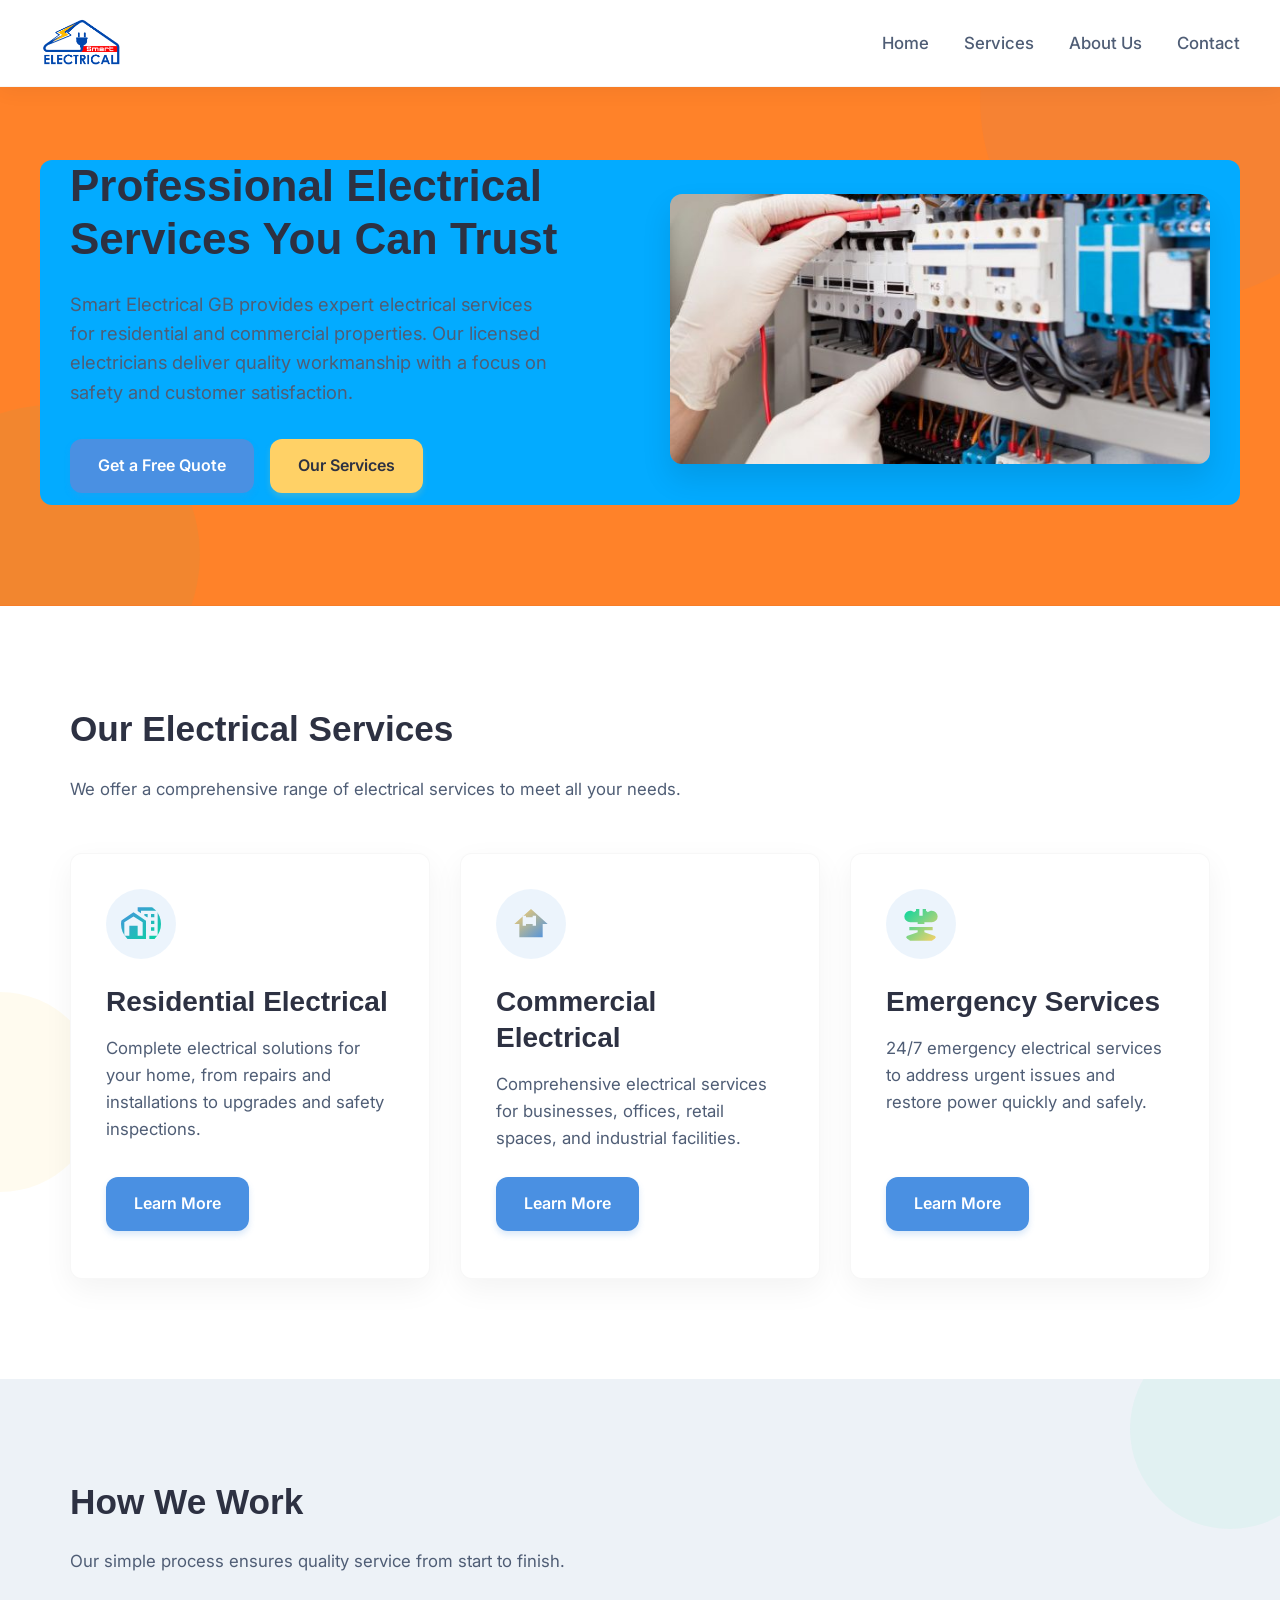
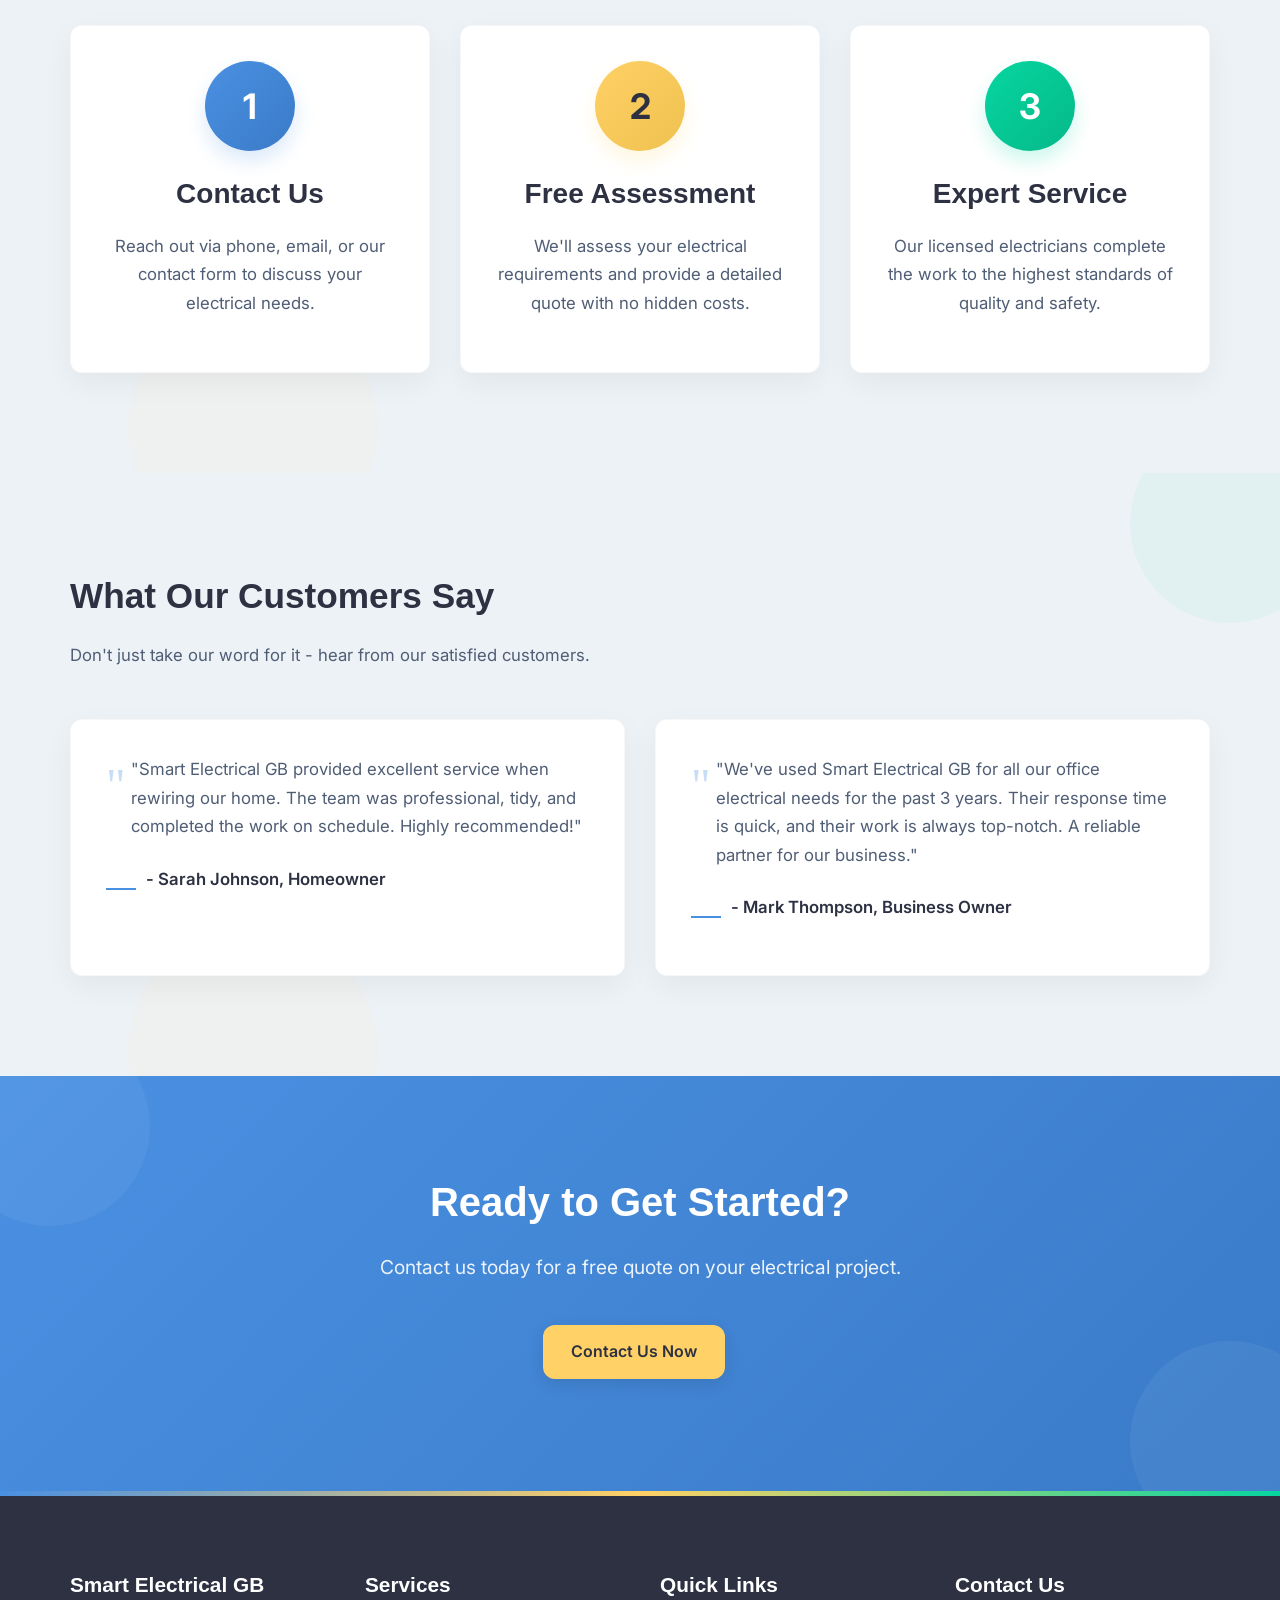
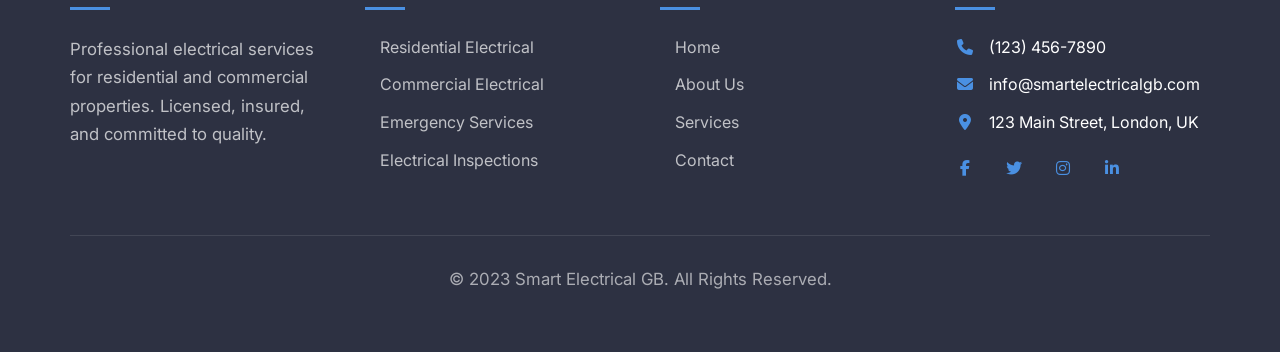
<file: index.html>
<!DOCTYPE html>
<html lang="en">
<head>
    <meta charset="UTF-8">
    <meta name="viewport" content="width=device-width, initial-scale=1.0">
    <title>Smart Electrical GB - Professional Electrical Services</title>
    <meta name="description" content="Smart Electrical GB provides professional electrical services for residential and commercial properties. Licensed electricians, emergency service available.">

    <!-- Favicon -->
    <link rel="icon" type="image/svg+xml" href="assets/images/smart electrical logo.png">

    <!-- Google Fonts -->
    <link rel="preconnect" href="https://fonts.googleapis.com">
    <link rel="preconnect" href="https://fonts.gstatic.com" crossorigin>
    <link href="https://fonts.googleapis.com/css2?family=Inter:wght@400;500;600;700&display=swap" rel="stylesheet">

    <!-- Font Awesome -->
    <link rel="stylesheet" href="https://cdnjs.cloudflare.com/ajax/libs/font-awesome/6.4.0/css/all.min.css">

    <!-- Custom CSS -->
    <link rel="stylesheet" href="assets/css/main.css">
</head>
<body>
    <!-- Header -->
    <header>
        <div class="container header-container">
            <div class="logo">
                <a href="index.html">
                    <img src="assets/images/smart electrical logo.png" alt="Smart Electrical GB Logo">
                </a>
            </div>
            <nav>
                <ul>
                    <li><a href="index.html">Home</a></li>
                    <li><a href="pages/services.html">Services</a></li>
                    <li><a href="pages/about.html">About Us</a></li>
                    <li><a href="pages/contact.html">Contact</a></li>
                </ul>
                <div class="mobile-menu-btn">
                    <i class="fas fa-bars"></i>
                </div>
            </nav>
        </div>
    </header>

    <!-- Hero Section -->
    <section class="hero" style="background-color: #ff8229;">
        <div class="container hero-content" style="background-color: #03abff; border-radius: var(--border-radius);">
            <div class="hero-text">
                <h1>Professional Electrical Services You Can Trust</h1>
                <p>Smart Electrical GB provides expert electrical services for residential and commercial properties. Our licensed electricians deliver quality workmanship with a focus on safety and customer satisfaction.</p>
                <a href="pages/contact.html" class="btn">Get a Free Quote</a>
                <a href="pages/services.html" class="btn btn-secondary">Our Services</a>
            </div>
            <div class="hero-image">
                <img src="assets/images/Electrican working .jpg" alt="Electrician working">
            </div>
        </div>
    </section>

    <!-- Services Section -->
    <section class="services">
        <div class="container">
            <h2>Our Electrical Services</h2>
            <p>We offer a comprehensive range of electrical services to meet all your needs.</p>

            <div class="services-grid">
                <div class="service-card">
                    <img src="assets/images/icon-residential.svg" alt="Residential" class="service-icon">
                    <h3>Residential Electrical</h3>
                    <p>Complete electrical solutions for your home, from repairs and installations to upgrades and safety inspections.</p>
                    <a href="pages/services.html#residential" class="btn">Learn More</a>
                    
                </div>

                <div class="service-card">
                    <img src="assets/images/icon-commercial.svg" alt="Commercial" class="service-icon">
                    <h3>Commercial Electrical</h3>
                    <p>Comprehensive electrical services for businesses, offices, retail spaces, and industrial facilities.</p>
                    <a href="pages/services.html#commercial" class="btn">Learn More</a>
                </div>

                <div class="service-card">
                    <img src="assets/images/icon-emergency.svg" alt="Emergency" class="service-icon">
                    <h3>Emergency Services</h3>
                    <p>24/7 emergency electrical services to address urgent issues and restore power quickly and safely.</p>
                    <a href="pages/services.html#emergency" class="btn">Learn More</a>
                </div>
            </div>
        </div>
    </section>

    <!-- How It Works Section -->
    <section class="how-it-works" style="padding: 100px 0; background-color: var(--light-gray); position: relative; overflow: hidden;">
        <div style="position: absolute; top: -50px; right: -50px; width: 200px; height: 200px; border-radius: 50%; background-color: rgba(6, 214, 160, 0.05); z-index: 0;"></div>
        <div style="position: absolute; bottom: -80px; left: 10%; width: 250px; height: 250px; border-radius: 50%; background-color: rgba(255, 209, 102, 0.05); z-index: 0;"></div>

        <div class="container" style="position: relative; z-index: 1;">
            <h2>How We Work</h2>
            <p>Our simple process ensures quality service from start to finish.</p>

            <div style="display: flex; justify-content: space-between; margin-top: 50px; flex-wrap: wrap; gap: 30px;">
                <div style="flex: 1; min-width: 250px; text-align: center; padding: 35px; background-color: white; border-radius: var(--border-radius); box-shadow: 0 10px 30px rgba(0, 0, 0, 0.05); border: 1px solid rgba(0, 0, 0, 0.03); transition: all 0.3s ease;">
                    <div style="width: 90px; height: 90px; background: linear-gradient(135deg, #4a90e2, #3a7bc8); color: white; border-radius: 50%; display: flex; justify-content: center; align-items: center; margin: 0 auto 25px; font-size: 2.2rem; font-weight: bold; box-shadow: 0 10px 20px rgba(74, 144, 226, 0.2);">1</div>
                    <h3>Contact Us</h3>
                    <p style="color: var(--text-color); font-size: 1.05rem; line-height: 1.7;">Reach out via phone, email, or our contact form to discuss your electrical needs.</p>
                </div>

                <div style="flex: 1; min-width: 250px; text-align: center; padding: 35px; background-color: white; border-radius: var(--border-radius); box-shadow: 0 10px 30px rgba(0, 0, 0, 0.05); border: 1px solid rgba(0, 0, 0, 0.03); transition: all 0.3s ease;">
                    <div style="width: 90px; height: 90px; background: linear-gradient(135deg, #ffd166, #efc14f); color: var(--dark-color); border-radius: 50%; display: flex; justify-content: center; align-items: center; margin: 0 auto 25px; font-size: 2.2rem; font-weight: bold; box-shadow: 0 10px 20px rgba(255, 209, 102, 0.2);">2</div>
                    <h3>Free Assessment</h3>
                    <p style="color: var(--text-color); font-size: 1.05rem; line-height: 1.7;">We'll assess your electrical requirements and provide a detailed quote with no hidden costs.</p>
                </div>

                <div style="flex: 1; min-width: 250px; text-align: center; padding: 35px; background-color: white; border-radius: var(--border-radius); box-shadow: 0 10px 30px rgba(0, 0, 0, 0.05); border: 1px solid rgba(0, 0, 0, 0.03); transition: all 0.3s ease;">
                    <div style="width: 90px; height: 90px; background: linear-gradient(135deg, #06d6a0, #05b989); color: white; border-radius: 50%; display: flex; justify-content: center; align-items: center; margin: 0 auto 25px; font-size: 2.2rem; font-weight: bold; box-shadow: 0 10px 20px rgba(6, 214, 160, 0.2);">3</div>
                    <h3>Expert Service</h3>
                    <p style="color: var(--text-color); font-size: 1.05rem; line-height: 1.7;">Our licensed electricians complete the work to the highest standards of quality and safety.</p>
                </div>
            </div>
        </div>
    </section>

    <!-- Testimonials Section -->
    <section class="testimonials">
        <div class="container">
            <h2>What Our Customers Say</h2>
            <p>Don't just take our word for it - hear from our satisfied customers.</p>

            <div class="testimonial-grid">
                <div class="testimonial-card">
                    <div class="testimonial-text">
                        <p>"Smart Electrical GB provided excellent service when rewiring our home. The team was professional, tidy, and completed the work on schedule. Highly recommended!"</p>
                    </div>
                    <div class="testimonial-author">
                        <p>- Sarah Johnson, Homeowner</p>
                    </div>
                </div>

                <div class="testimonial-card">
                    <div class="testimonial-text">
                        <p>"We've used Smart Electrical GB for all our office electrical needs for the past 3 years. Their response time is quick, and their work is always top-notch. A reliable partner for our business."</p>
                    </div>
                    <div class="testimonial-author">
                        <p>- Mark Thompson, Business Owner</p>
                    </div>
                </div>
            </div>
        </div>
    </section>

    <!-- CTA Section -->
    <section class="cta">
        <div class="container">
            <h2>Ready to Get Started?</h2>
            <p>Contact us today for a free quote on your electrical project.</p>
            <a href="pages/contact.html" class="btn">Contact Us Now</a>
        </div>
    </section>

    <!-- Footer -->
    <footer>
        <div class="container">
            <div class="footer-grid">
                <div class="footer-column">
                    <h3>Smart Electrical GB</h3>
                    <p>Professional electrical services for residential and commercial properties. Licensed, insured, and committed to quality.</p>
                </div>

                <div class="footer-column">
                    <h3>Services</h3>
                    <ul>
                        <li><a href="pages/services.html#residential">Residential Electrical</a></li>
                        <li><a href="pages/services.html#commercial">Commercial Electrical</a></li>
                        <li><a href="pages/services.html#emergency">Emergency Services</a></li>
                        <li><a href="pages/services.html#inspections">Electrical Inspections</a></li>
                    </ul>
                </div>

                <div class="footer-column">
                    <h3>Quick Links</h3>
                    <ul>
                        <li><a href="index.html">Home</a></li>
                        <li><a href="pages/about.html">About Us</a></li>
                        <li><a href="pages/services.html">Services</a></li>
                        <li><a href="pages/contact.html">Contact</a></li>
                    </ul>
                </div>

                <div class="footer-column">
                    <h3>Contact Us</h3>
                    <ul>
                        <li><i class="fas fa-phone"></i> (123) 456-7890</li>
                        <li><i class="fas fa-envelope"></i> info@smartelectricalgb.com</li>
                        <li><i class="fas fa-map-marker-alt"></i> 123 Main Street, London, UK</li>
                    </ul>
                    <div style="margin-top: 20px;">
                        <a href="#" style="margin-right: 15px;"><i class="fab fa-facebook-f"></i></a>
                        <a href="#" style="margin-right: 15px;"><i class="fab fa-twitter"></i></a>
                        <a href="#" style="margin-right: 15px;"><i class="fab fa-instagram"></i></a>
                        <a href="#"><i class="fab fa-linkedin-in"></i></a>
                    </div>
                </div>
            </div>

            <div class="footer-bottom">
                <p>&copy; 2023 Smart Electrical GB. All Rights Reserved.</p>
            </div>
        </div>
    </footer>

    <!-- Custom JavaScript -->
    <script src="assets/js/main.js"></script>
</body>
</html>
</file>
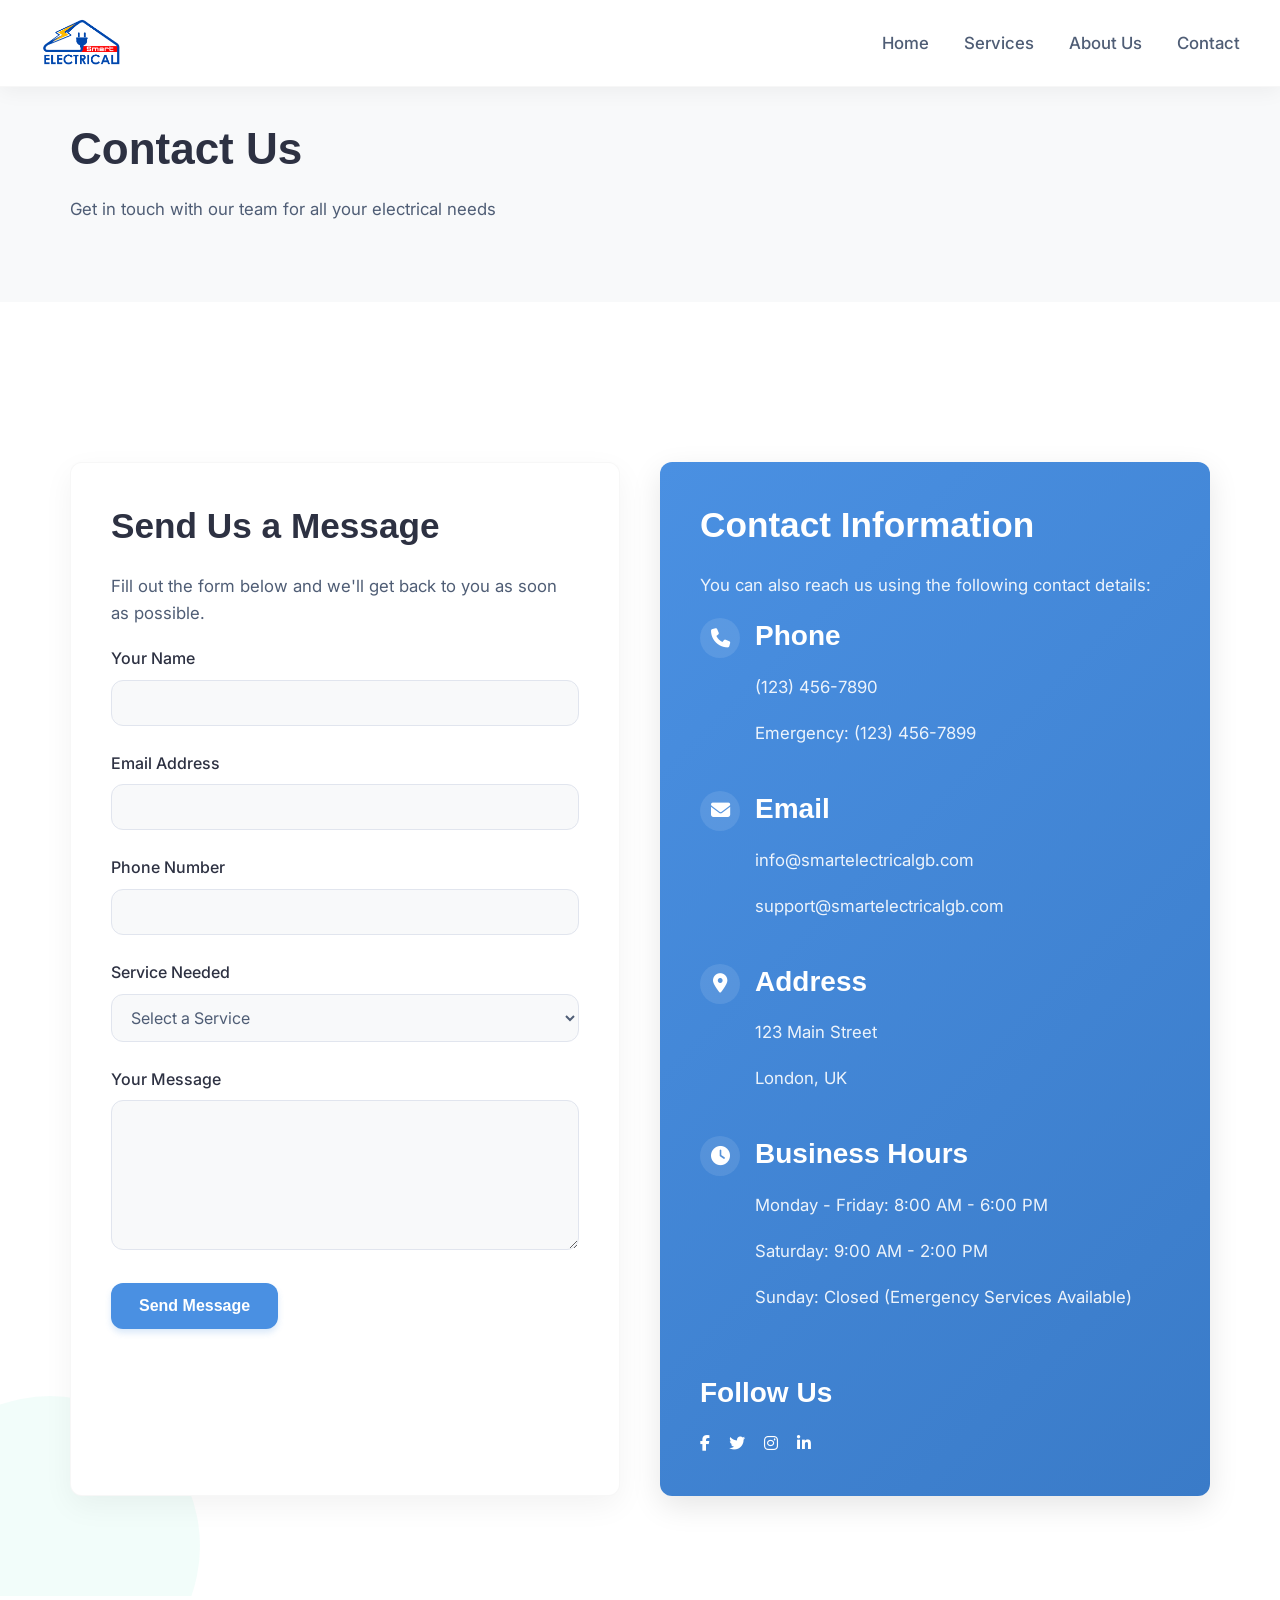
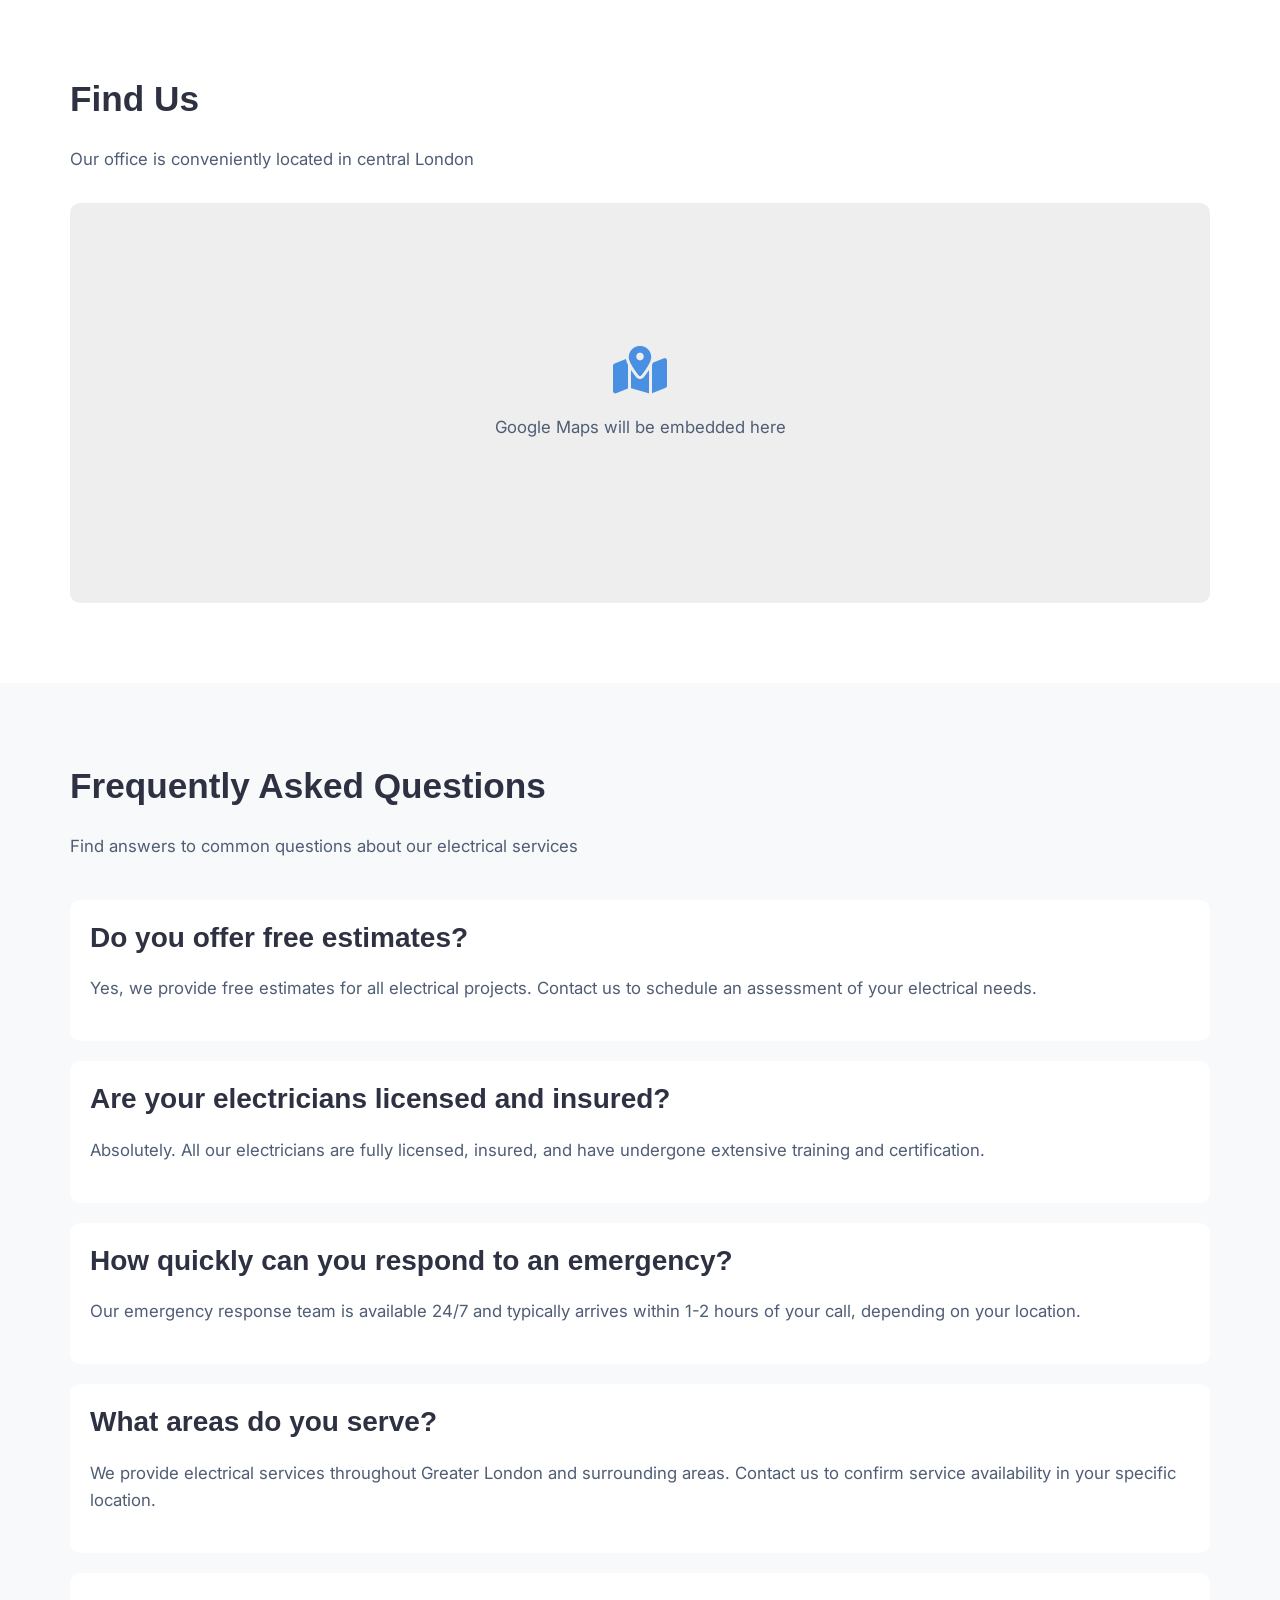
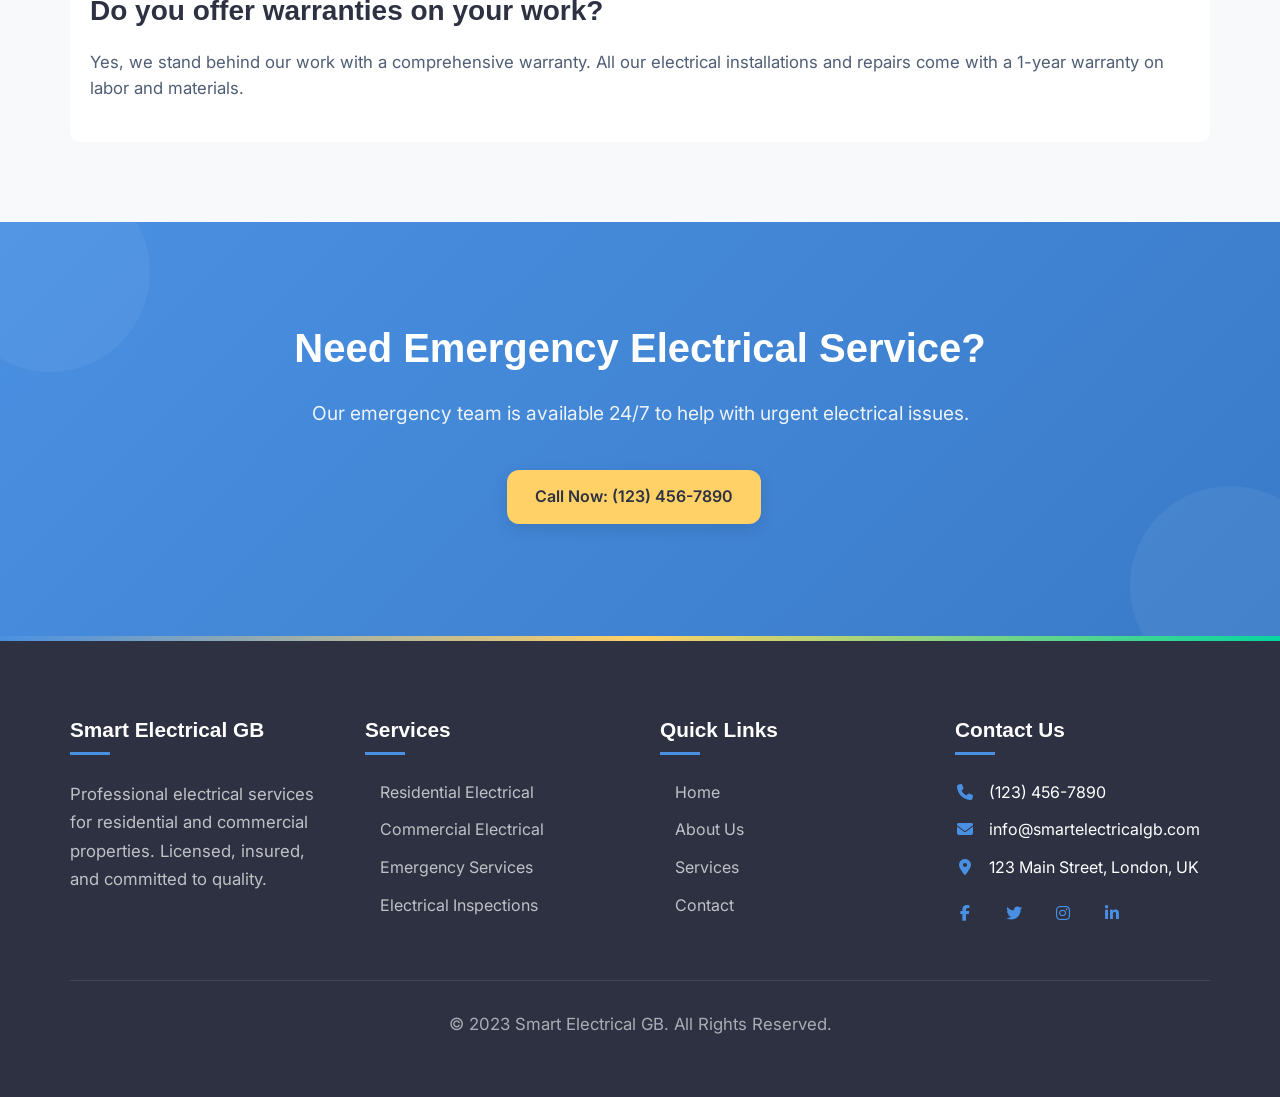
<file: pages/contact.html>
<!DOCTYPE html>
<html lang="en">
<head>
    <meta charset="UTF-8">
    <meta name="viewport" content="width=device-width, initial-scale=1.0">
    <title>Contact Us - Smart Electrical GB</title>
    <meta name="description" content="Get in touch with Smart Electrical GB for all your electrical needs. Request a quote, schedule a service, or ask questions about our electrical services.">

    <!-- Favicon -->
    <link rel="icon" type="image/svg+xml" href="../assets/images/smart electrical logo.png">

    <!-- Google Fonts -->
    <link rel="preconnect" href="https://fonts.googleapis.com">
    <link rel="preconnect" href="https://fonts.gstatic.com" crossorigin>
    <link href="https://fonts.googleapis.com/css2?family=Inter:wght@400;500;600;700&display=swap" rel="stylesheet">

    <!-- Font Awesome -->
    <link rel="stylesheet" href="https://cdnjs.cloudflare.com/ajax/libs/font-awesome/6.4.0/css/all.min.css">

    <!-- Custom CSS -->
    <link rel="stylesheet" href="../assets/css/main.css">
</head>
<body>
    <!-- Header -->
    <header>
        <div class="container header-container">
            <div class="logo">
                <a href="../index.html">
                    <img src="../assets/images/smart electrical logo.png" alt="Smart Electrical GB Logo">
                </a>
            </div>
            <nav>
                <ul>
                    <li><a href="../index.html">Home</a></li>
                    <li><a href="services.html">Services</a></li>
                    <li><a href="about.html">About Us</a></li>
                    <li><a href="contact.html">Contact</a></li>
                </ul>
                <div class="mobile-menu-btn">
                    <i class="fas fa-bars"></i>
                </div>
            </nav>
        </div>
    </header>

    <!-- Page Header -->
    <section style="padding: 120px 0 60px; background-color: var(--gray-color);">
        <div class="container">
            <h1>Contact Us</h1>
            <p>Get in touch with our team for all your electrical needs</p>
        </div>
    </section>

    <!-- Contact Section -->
    <section class="contact-section">
        <div class="container contact-grid">
            <div class="contact-form">
                <h2>Send Us a Message</h2>
                <p>Fill out the form below and we'll get back to you as soon as possible.</p>

                <form action="#" method="post" id="contact-form">
                    <div class="form-group">
                        <label for="name">Your Name</label>
                        <input type="text" id="name" name="name" required>
                    </div>

                    <div class="form-group">
                        <label for="email">Email Address</label>
                        <input type="email" id="email" name="email" required>
                    </div>

                    <div class="form-group">
                        <label for="phone">Phone Number</label>
                        <input type="tel" id="phone" name="phone">
                    </div>

                    <div class="form-group">
                        <label for="service">Service Needed</label>
                        <select id="service" name="service">
                            <option value="">Select a Service</option>
                            <option value="residential">Residential Electrical</option>
                            <option value="commercial">Commercial Electrical</option>
                            <option value="emergency">Emergency Service</option>
                            <option value="inspection">Electrical Inspection</option>
                            <option value="other">Other</option>
                        </select>
                    </div>

                    <div class="form-group">
                        <label for="message">Your Message</label>
                        <textarea id="message" name="message" required></textarea>
                    </div>

                    <button type="submit" class="btn">Send Message</button>
                </form>
            </div>

            <div class="contact-info">
                <h2>Contact Information</h2>
                <p>You can also reach us using the following contact details:</p>

                <div class="contact-info-item">
                    <i class="fas fa-phone"></i>
                    <div>
                        <h3>Phone</h3>
                        <p>(123) 456-7890</p>
                        <p>Emergency: (123) 456-7899</p>
                    </div>
                </div>

                <div class="contact-info-item">
                    <i class="fas fa-envelope"></i>
                    <div>
                        <h3>Email</h3>
                        <p>info@smartelectricalgb.com</p>
                        <p>support@smartelectricalgb.com</p>
                    </div>
                </div>

                <div class="contact-info-item">
                    <i class="fas fa-map-marker-alt"></i>
                    <div>
                        <h3>Address</h3>
                        <p>123 Main Street</p>
                        <p>London, UK</p>
                    </div>
                </div>

                <div class="contact-info-item">
                    <i class="fas fa-clock"></i>
                    <div>
                        <h3>Business Hours</h3>
                        <p>Monday - Friday: 8:00 AM - 6:00 PM</p>
                        <p>Saturday: 9:00 AM - 2:00 PM</p>
                        <p>Sunday: Closed (Emergency Services Available)</p>
                    </div>
                </div>

                <div style="margin-top: 20px;">
                    <h3>Follow Us</h3>
                    <div style="margin-top: 10px;">
                        <a href="#" style="color: white; margin-right: 15px;"><i class="fab fa-facebook-f"></i></a>
                        <a href="#" style="color: white; margin-right: 15px;"><i class="fab fa-twitter"></i></a>
                        <a href="#" style="color: white; margin-right: 15px;"><i class="fab fa-instagram"></i></a>
                        <a href="#" style="color: white;"><i class="fab fa-linkedin-in"></i></a>
                    </div>
                </div>
            </div>
        </div>
    </section>

    <!-- Map Section -->
    <section style="padding: 80px 0;">
        <div class="container">
            <h2>Find Us</h2>
            <p>Our office is conveniently located in central London</p>

            <div style="margin-top: 30px; height: 400px; background-color: #eee; display: flex; justify-content: center; align-items: center; border-radius: 10px;">
                <!-- Replace with actual Google Maps embed code -->
                <div style="text-align: center;">
                    <i class="fas fa-map-marked-alt" style="font-size: 3rem; color: var(--primary-color); margin-bottom: 20px;"></i>
                    <p>Google Maps will be embedded here</p>
                </div>
            </div>
        </div>
    </section>

    <!-- FAQ Section -->
    <section style="padding: 80px 0; background-color: var(--gray-color);">
        <div class="container">
            <h2>Frequently Asked Questions</h2>
            <p>Find answers to common questions about our electrical services</p>

            <div style="margin-top: 40px;">
                <div style="margin-bottom: 20px; background-color: white; padding: 20px; border-radius: 10px;">
                    <h3>Do you offer free estimates?</h3>
                    <p>Yes, we provide free estimates for all electrical projects. Contact us to schedule an assessment of your electrical needs.</p>
                </div>

                <div style="margin-bottom: 20px; background-color: white; padding: 20px; border-radius: 10px;">
                    <h3>Are your electricians licensed and insured?</h3>
                    <p>Absolutely. All our electricians are fully licensed, insured, and have undergone extensive training and certification.</p>
                </div>

                <div style="margin-bottom: 20px; background-color: white; padding: 20px; border-radius: 10px;">
                    <h3>How quickly can you respond to an emergency?</h3>
                    <p>Our emergency response team is available 24/7 and typically arrives within 1-2 hours of your call, depending on your location.</p>
                </div>

                <div style="margin-bottom: 20px; background-color: white; padding: 20px; border-radius: 10px;">
                    <h3>What areas do you serve?</h3>
                    <p>We provide electrical services throughout Greater London and surrounding areas. Contact us to confirm service availability in your specific location.</p>
                </div>

                <div style="background-color: white; padding: 20px; border-radius: 10px;">
                    <h3>Do you offer warranties on your work?</h3>
                    <p>Yes, we stand behind our work with a comprehensive warranty. All our electrical installations and repairs come with a 1-year warranty on labor and materials.</p>
                </div>
            </div>
        </div>
    </section>

    <!-- CTA Section -->
    <section class="cta">
        <div class="container">
            <h2>Need Emergency Electrical Service?</h2>
            <p>Our emergency team is available 24/7 to help with urgent electrical issues.</p>
            <a href="tel:1234567890" class="btn">Call Now: (123) 456-7890</a>
        </div>
    </section>

    <!-- Footer -->
    <footer>
        <div class="container">
            <div class="footer-grid">
                <div class="footer-column">
                    <h3>Smart Electrical GB</h3>
                    <p>Professional electrical services for residential and commercial properties. Licensed, insured, and committed to quality.</p>
                </div>

                <div class="footer-column">
                    <h3>Services</h3>
                    <ul>
                        <li><a href="services.html#residential">Residential Electrical</a></li>
                        <li><a href="services.html#commercial">Commercial Electrical</a></li>
                        <li><a href="services.html#emergency">Emergency Services</a></li>
                        <li><a href="services.html#inspections">Electrical Inspections</a></li>
                    </ul>
                </div>

                <div class="footer-column">
                    <h3>Quick Links</h3>
                    <ul>
                        <li><a href="../index.html">Home</a></li>
                        <li><a href="about.html">About Us</a></li>
                        <li><a href="services.html">Services</a></li>
                        <li><a href="contact.html">Contact</a></li>
                    </ul>
                </div>

                <div class="footer-column">
                    <h3>Contact Us</h3>
                    <ul>
                        <li><i class="fas fa-phone"></i> (123) 456-7890</li>
                        <li><i class="fas fa-envelope"></i> info@smartelectricalgb.com</li>
                        <li><i class="fas fa-map-marker-alt"></i> 123 Main Street, London, UK</li>
                    </ul>
                    <div style="margin-top: 20px;">
                        <a href="#" style="margin-right: 15px;"><i class="fab fa-facebook-f"></i></a>
                        <a href="#" style="margin-right: 15px;"><i class="fab fa-twitter"></i></a>
                        <a href="#" style="margin-right: 15px;"><i class="fab fa-instagram"></i></a>
                        <a href="#"><i class="fab fa-linkedin-in"></i></a>
                    </div>
                </div>
            </div>

            <div class="footer-bottom">
                <p>&copy; 2023 Smart Electrical GB. All Rights Reserved.</p>
            </div>
        </div>
    </footer>

    <!-- Custom JavaScript -->
    <script src="../assets/js/main.js"></script>

    <script>
        // Simple form validation
        document.getElementById('contact-form').addEventListener('submit', function(e) {
            e.preventDefault();

            // In a real implementation, you would send the form data to a server
            // For now, we'll just show a success message
            alert('Thank you for your message! We will get back to you soon.');
            this.reset();
        });
    </script>
</body>
</html>
</file>
<file: assets/css/main.css>
/* Smart Electrical GB - Main Stylesheet */
/* Based on TaxScouts design */

:root {
  /* Softer color scheme for electrician website */
  --primary-color: #4a90e2; /* Softer blue */
  --secondary-color: #ffd166; /* Softer yellow */
  --accent-color: #06d6a0; /* Mint green accent */
  --dark-color: #2d3142; /* Softer dark blue */
  --light-color: #ffffff;
  --gray-color: #f8f9fa;
  --light-gray: #edf2f7;
  --text-color: #4f5d75;
  --border-radius: 12px;
}

/* Base styles */
* {
  margin: 0;
  padding: 0;
  box-sizing: border-box;
}

body {
  font-family: 'Inter', sans-serif;
  color: var(--text-color);
  line-height: 1.6;
  background-color: var(--light-color);
}

h1, h2, h3, h4, h5, h6 {
  font-family: 'Nuckle', sans-serif;
  font-weight: 600;
  margin-bottom: 1.2rem;
  color: var(--dark-color);
  line-height: 1.3;
}

h1 {
  font-size: 2.75rem;
  font-weight: 700;
}

h2 {
  font-size: 2.2rem;
  margin-bottom: 1.5rem;
}

h3 {
  font-size: 1.75rem;
}

p {
  margin-bottom: 1.2rem;
  font-size: 1.05rem;
}

a {
  color: var(--primary-color);
  text-decoration: none;
  transition: all 0.3s ease;
}

a:hover {
  color: var(--accent-color);
}

.container {
  width: 100%;
  max-width: 1200px;
  margin: 0 auto;
  padding: 0 30px;
}

.btn {
  display: inline-block;
  padding: 14px 28px;
  background-color: var(--primary-color);
  color: var(--light-color);
  border-radius: var(--border-radius);
  font-weight: 600;
  text-align: center;
  cursor: pointer;
  transition: all 0.3s ease;
  border: none;
  font-size: 1rem;
  box-shadow: 0 4px 6px rgba(74, 144, 226, 0.2);
  margin-right: 12px;
  margin-bottom: 12px;
}

.btn:hover {
  background-color: #3a7bc8;
  transform: translateY(-2px);
  box-shadow: 0 6px 8px rgba(74, 144, 226, 0.25);
}

.btn-secondary {
  background-color: var(--secondary-color);
  color: var(--dark-color);
  box-shadow: 0 4px 6px rgba(255, 209, 102, 0.2);
}

.btn-secondary:hover {
  background-color: #efc14f;
  color: var(--dark-color);
  transform: translateY(-2px);
  box-shadow: 0 6px 8px rgba(255, 209, 102, 0.25);
}

.btn-accent {
  background-color: var(--accent-color);
  color: var(--light-color);
  box-shadow: 0 4px 6px rgba(6, 214, 160, 0.2);
}

.btn-accent:hover {
  background-color: #05b989;
  color: var(--light-color);
  transform: translateY(-2px);
  box-shadow: 0 6px 8px rgba(6, 214, 160, 0.25);
}

/* Header styles */
header {
  background-color: var(--light-color);
  box-shadow: 0 4px 20px rgba(0, 0, 0, 0.05);
  position: fixed;
  width: 100%;
  top: 0;
  z-index: 1000;
  border-bottom: 1px solid rgba(0, 0, 0, 0.03);
}

.header-container {
  display: flex;
  justify-content: space-between;
  align-items: center;
  padding: 18px 0;
}

.logo {
  font-size: 1.6rem;
  font-weight: 700;
}

.logo a {
  color: var(--dark-color);
  display: flex;
  align-items: center;
}

.logo img {
  max-height: 50px;
}

nav ul {
  display: flex;
  list-style: none;
}

nav ul li {
  margin-left: 35px;
}

nav ul li a {
  color: var(--text-color);
  font-weight: 500;
  font-size: 1.05rem;
  position: relative;
  padding-bottom: 5px;
}

nav ul li a:after {
  content: '';
  position: absolute;
  width: 0;
  height: 2px;
  bottom: 0;
  left: 0;
  background-color: var(--primary-color);
  transition: width 0.3s ease;
}

nav ul li a:hover {
  color: var(--primary-color);
}

nav ul li a:hover:after {
  width: 100%;
}

.mobile-menu-btn {
  display: none;
  font-size: 1.5rem;
  cursor: pointer;
  color: var(--primary-color);
}

/* Hero section */
.hero {
  padding: 160px 0 100px;
  background-color: var(--light-gray);
  position: relative;
  overflow: hidden;
  border-bottom: 1px solid rgba(0, 0, 0, 0.03);
}

.hero:before {
  content: '';
  position: absolute;
  top: -100px;
  right: -100px;
  width: 400px;
  height: 400px;
  border-radius: 50%;
  background-color: rgba(74, 144, 226, 0.05);
  z-index: 0;
}

.hero:after {
  content: '';
  position: absolute;
  bottom: -100px;
  left: -100px;
  width: 300px;
  height: 300px;
  border-radius: 50%;
  background-color: rgba(6, 214, 160, 0.05);
  z-index: 0;
}

.hero-content {
  display: flex;
  align-items: center;
  justify-content: space-between;
  position: relative;
  z-index: 1;
}

.hero-text {
  flex: 1;
  padding-right: 60px;
}

.hero-text h1 {
  margin-bottom: 1.5rem;
  color: var(--dark-color);
  line-height: 1.2;
}

.hero-text p {
  font-size: 1.15rem;
  color: var(--text-color);
  margin-bottom: 2rem;
  max-width: 90%;
}

.hero-image {
  flex: 1;
  text-align: right;
}

.hero-image img {
  max-width: 100%;
  border-radius: var(--border-radius);
  box-shadow: 0 15px 30px rgba(0, 0, 0, 0.1);
}

/* Services section */
.services {
  padding: 100px 0;
  position: relative;
  overflow: hidden;
}

.services:before {
  content: '';
  position: absolute;
  top: 50%;
  left: -100px;
  width: 200px;
  height: 200px;
  border-radius: 50%;
  background-color: rgba(255, 209, 102, 0.1);
  z-index: 0;
}

.services-grid {
  display: grid;
  grid-template-columns: repeat(3, 1fr);
  gap: 30px;
  margin-top: 50px;
  position: relative;
  z-index: 1;
}

.service-card {
  background-color: var(--light-color);
  border-radius: var(--border-radius);
  padding: 35px;
  box-shadow: 0 10px 30px rgba(0, 0, 0, 0.05);
  transition: all 0.3s ease;
  border: 1px solid rgba(0, 0, 0, 0.03);
  height: 100%;
  display: flex;
  flex-direction: column;
}

.service-card:hover {
  transform: translateY(-10px);
  box-shadow: 0 15px 35px rgba(0, 0, 0, 0.1);
  border-color: rgba(74, 144, 226, 0.1);
}

.service-icon {
  width: 70px;
  height: 70px;
  margin-bottom: 25px;
  padding: 15px;
  background-color: rgba(74, 144, 226, 0.1);
  border-radius: 50%;
  display: flex;
  align-items: center;
  justify-content: center;
}

.service-card h3 {
  margin-bottom: 15px;
  color: var(--dark-color);
}

.service-card p {
  color: var(--text-color);
  margin-bottom: 25px;
}

.service-card .btn {
  margin-top: auto;
  align-self: flex-start;
}

/* Testimonials section */
.testimonials {
  padding: 100px 0;
  background-color: var(--light-gray);
  position: relative;
  overflow: hidden;
}

.testimonials:before {
  content: '';
  position: absolute;
  top: -50px;
  right: -50px;
  width: 200px;
  height: 200px;
  border-radius: 50%;
  background-color: rgba(6, 214, 160, 0.05);
  z-index: 0;
}

.testimonials:after {
  content: '';
  position: absolute;
  bottom: -100px;
  left: 10%;
  width: 250px;
  height: 250px;
  border-radius: 50%;
  background-color: rgba(255, 209, 102, 0.05);
  z-index: 0;
}

.testimonial-grid {
  display: grid;
  grid-template-columns: repeat(2, 1fr);
  gap: 30px;
  margin-top: 50px;
  position: relative;
  z-index: 1;
}

.testimonial-card {
  background-color: var(--light-color);
  border-radius: var(--border-radius);
  padding: 35px;
  box-shadow: 0 10px 30px rgba(0, 0, 0, 0.05);
  border: 1px solid rgba(0, 0, 0, 0.03);
  transition: all 0.3s ease;
}

.testimonial-card:hover {
  transform: translateY(-5px);
  box-shadow: 0 15px 35px rgba(0, 0, 0, 0.08);
}

.testimonial-text {
  position: relative;
  padding-left: 25px;
  margin-bottom: 25px;
  color: var(--text-color);
  font-size: 1.05rem;
  line-height: 1.7;
}

.testimonial-text:before {
  content: '"';
  position: absolute;
  left: 0;
  top: -10px;
  font-size: 3rem;
  color: var(--primary-color);
  opacity: 0.3;
  font-family: Georgia, serif;
}

.testimonial-author {
  font-weight: 600;
  color: var(--dark-color);
  display: flex;
  align-items: center;
}

.testimonial-author:before {
  content: '';
  display: inline-block;
  width: 30px;
  height: 2px;
  background-color: var(--primary-color);
  margin-right: 10px;
}

/* CTA section */
.cta {
  padding: 100px 0;
  background: linear-gradient(135deg, var(--primary-color), #3a7bc8);
  color: var(--light-color);
  text-align: center;
  position: relative;
  overflow: hidden;
}

.cta:before {
  content: '';
  position: absolute;
  top: -50px;
  left: -50px;
  width: 200px;
  height: 200px;
  border-radius: 50%;
  background-color: rgba(255, 255, 255, 0.05);
}

.cta:after {
  content: '';
  position: absolute;
  bottom: -50px;
  right: -50px;
  width: 200px;
  height: 200px;
  border-radius: 50%;
  background-color: rgba(255, 255, 255, 0.05);
}

.cta h2 {
  color: var(--light-color);
  font-size: 2.5rem;
  margin-bottom: 1.5rem;
}

.cta p {
  color: rgba(255, 255, 255, 0.9);
  font-size: 1.2rem;
  max-width: 700px;
  margin: 0 auto 2rem;
}

.cta .btn {
  background-color: var(--secondary-color);
  color: var(--dark-color);
  margin-top: 10px;
  box-shadow: 0 5px 15px rgba(0, 0, 0, 0.1);
  border: none;
}

.cta .btn:hover {
  background-color: var(--light-color);
  transform: translateY(-3px);
  box-shadow: 0 8px 20px rgba(0, 0, 0, 0.15);
}

/* Footer */
footer {
  background-color: var(--dark-color);
  color: var(--light-color);
  padding: 80px 0 40px;
  position: relative;
  overflow: hidden;
}

footer:before {
  content: '';
  position: absolute;
  top: 0;
  left: 0;
  width: 100%;
  height: 5px;
  background: linear-gradient(90deg, var(--primary-color), var(--secondary-color), var(--accent-color));
}

.footer-grid {
  display: grid;
  grid-template-columns: repeat(4, 1fr);
  gap: 40px;
  margin-bottom: 50px;
}

.footer-column h3 {
  color: var(--light-color);
  margin-bottom: 25px;
  font-size: 1.3rem;
  position: relative;
  padding-bottom: 12px;
}

.footer-column h3:after {
  content: '';
  position: absolute;
  bottom: 0;
  left: 0;
  width: 40px;
  height: 3px;
  background-color: var(--primary-color);
}

.footer-column p {
  color: rgba(255, 255, 255, 0.7);
  line-height: 1.7;
}

.footer-column ul {
  list-style: none;
}

.footer-column ul li {
  margin-bottom: 12px;
}

.footer-column ul li a {
  color: rgba(255, 255, 255, 0.7);
  transition: all 0.3s ease;
  position: relative;
  padding-left: 15px;
}

.footer-column ul li a:before {
  content: '→';
  position: absolute;
  left: 0;
  top: 0;
  opacity: 0;
  transition: all 0.3s ease;
}

.footer-column ul li a:hover {
  color: var(--secondary-color);
  padding-left: 20px;
}

.footer-column ul li a:hover:before {
  opacity: 1;
}

.footer-column i {
  color: var(--primary-color);
  margin-right: 10px;
  width: 20px;
  text-align: center;
}

.footer-bottom {
  text-align: center;
  padding-top: 30px;
  border-top: 1px solid rgba(255, 255, 255, 0.1);
  color: rgba(255, 255, 255, 0.6);
  font-size: 0.9rem;
}

/* About page */
.about-section {
  padding: 160px 0 100px;
  position: relative;
  overflow: hidden;
}

.about-section:before {
  content: '';
  position: absolute;
  top: -100px;
  right: -100px;
  width: 300px;
  height: 300px;
  border-radius: 50%;
  background-color: rgba(74, 144, 226, 0.05);
  z-index: 0;
}

.about-content {
  display: flex;
  align-items: center;
  gap: 60px;
  position: relative;
  z-index: 1;
}

.about-text {
  flex: 1;
}

.about-text p {
  margin-bottom: 1.5rem;
  color: var(--text-color);
  font-size: 1.05rem;
  line-height: 1.7;
}

.about-image {
  flex: 1;
}

.about-image img {
  max-width: 100%;
  border-radius: var(--border-radius);
  box-shadow: 0 15px 30px rgba(0, 0, 0, 0.1);
}

/* Contact page */
.contact-section {
  padding: 160px 0 100px;
  position: relative;
  overflow: hidden;
}

.contact-section:before {
  content: '';
  position: absolute;
  bottom: -100px;
  left: -100px;
  width: 300px;
  height: 300px;
  border-radius: 50%;
  background-color: rgba(6, 214, 160, 0.05);
  z-index: 0;
}

.contact-grid {
  display: grid;
  grid-template-columns: repeat(2, 1fr);
  gap: 40px;
  position: relative;
  z-index: 1;
}

.contact-form {
  background-color: var(--light-color);
  padding: 40px;
  border-radius: var(--border-radius);
  box-shadow: 0 10px 30px rgba(0, 0, 0, 0.05);
  border: 1px solid rgba(0, 0, 0, 0.03);
}

.form-group {
  margin-bottom: 25px;
}

.form-group label {
  display: block;
  margin-bottom: 8px;
  font-weight: 500;
  color: var(--dark-color);
}

.form-group input,
.form-group textarea,
.form-group select {
  width: 100%;
  padding: 12px 15px;
  border: 1px solid #e1e5ee;
  border-radius: var(--border-radius);
  background-color: #f8f9fa;
  color: var(--text-color);
  transition: all 0.3s ease;
  font-family: inherit;
  font-size: 1rem;
}

.form-group input:focus,
.form-group textarea:focus,
.form-group select:focus {
  outline: none;
  border-color: var(--primary-color);
  box-shadow: 0 0 0 3px rgba(74, 144, 226, 0.1);
  background-color: #fff;
}

.form-group textarea {
  height: 150px;
  resize: vertical;
}

.contact-info {
  background: linear-gradient(135deg, var(--primary-color), #3a7bc8);
  color: var(--light-color);
  padding: 40px;
  border-radius: var(--border-radius);
  box-shadow: 0 10px 30px rgba(0, 0, 0, 0.1);
  height: 100%;
  display: flex;
  flex-direction: column;
}

.contact-info h2,
.contact-info h3 {
  color: var(--light-color);
}

.contact-info p {
  color: rgba(255, 255, 255, 0.9);
}

.contact-info-item {
  margin-bottom: 25px;
  display: flex;
  align-items: flex-start;
}

.contact-info-item i {
  margin-right: 15px;
  font-size: 1.2rem;
  background-color: rgba(255, 255, 255, 0.1);
  width: 40px;
  height: 40px;
  display: flex;
  align-items: center;
  justify-content: center;
  border-radius: 50%;
}

/* Process steps styling */
.process-steps {
  display: flex;
  justify-content: space-between;
  margin-top: 50px;
  flex-wrap: wrap;
  gap: 30px;
}

.process-card {
  flex: 1;
  min-width: 250px;
  text-align: center;
  padding: 35px;
  background-color: white;
  border-radius: var(--border-radius);
  box-shadow: 0 10px 30px rgba(0, 0, 0, 0.05);
  border: 1px solid rgba(0, 0, 0, 0.03);
  transition: all 0.3s ease;
}

.process-number {
  width: 90px;
  height: 90px;
  color: white;
  border-radius: 50%;
  display: flex;
  justify-content: center;
  align-items: center;
  margin: 0 auto 25px;
  font-size: 2.2rem;
  font-weight: bold;
  box-shadow: 0 10px 20px rgba(74, 144, 226, 0.2);
}

@media (max-width: 768px) {
  .process-steps {
    flex-direction: column;
  }
  
  .process-card {
    width: 100%;
    margin-bottom: 20px;
  }
  
  .process-number {
    width: 70px;
    height: 70px;
    font-size: 1.8rem;
  }
}

/* Responsive styles */
@media (max-width: 1200px) {
  h1 {
    font-size: 2.5rem;
  }

  h2 {
    font-size: 2rem;
  }
}

@media (max-width: 992px) {
  .services-grid,
  .testimonial-grid {
    grid-template-columns: repeat(2, 1fr);
    gap: 25px;
  }

  .footer-grid {
    grid-template-columns: repeat(2, 1fr);
    gap: 30px;
  }

  h1 {
    font-size: 2.2rem;
  }

  h2 {
    font-size: 1.8rem;
  }

  .hero {
    padding: 140px 0 80px;
  }

  .services,
  .testimonials,
  .cta {
    padding: 80px 0;
  }
}

@media (max-width: 768px) {
  .hero-content,
  .about-content {
    flex-direction: column;
  }

  .hero-text,
  .about-text {
    padding-right: 0;
    margin-bottom: 40px;
  }

  .hero-text h1 {
    font-size: 2rem;
  }

  .services-grid,
  .testimonial-grid,
  .contact-grid {
    grid-template-columns: 1fr;
    gap: 25px;
  }

  nav ul {
    display: none;
  }

  .mobile-menu-btn {
    display: block;
  }

  .mobile-menu-open nav ul {
    display: flex;
    flex-direction: column;
    position: absolute;
    top: 100%;
    left: 0;
    width: 100%;
    background-color: var(--light-color);
    padding: 20px;
    box-shadow: 0 5px 15px rgba(0, 0, 0, 0.1);
    z-index: 100;
  }

  .mobile-menu-open nav ul li {
    margin: 12px 0;
  }

  .mobile-menu-open nav ul li a {
    display: block;
    padding: 8px 0;
  }

  .hero,
  .about-section,
  .contact-section {
    padding: 120px 0 60px;
  }

  .services,
  .testimonials,
  .cta {
    padding: 60px 0;
  }

  .cta h2 {
    font-size: 1.8rem;
  }

  .footer-grid {
    grid-template-columns: 1fr;
    gap: 40px;
  }

  .footer-column {
    text-align: center;
  }

  .footer-column h3:after {
    left: 50%;
    transform: translateX(-50%);
  }

  .footer-column ul li a {
    padding-left: 0;
  }

  .footer-column ul li a:before {
    display: none;
  }

  .footer-column ul li a:hover {
    padding-left: 0;
  }
}

@media (max-width: 576px) {
  .container {
    padding: 0 20px;
  }

  h1 {
    font-size: 1.8rem;
  }

  h2 {
    font-size: 1.6rem;
  }

  .btn {
    width: 100%;
    margin-right: 0;
  }

  .contact-form,
  .contact-info {
    padding: 25px;
  }
}

/* Additional mobile-friendly styles */
@media (max-width: 768px) {
  /* Improve spacing for mobile */
  .container {
    padding: 0 15px;
  }
  
  /* Make all flex containers stack on mobile */
  .how-it-works .container > div,
  .service-grid,
  .testimonial-grid,
  .about-content,
  .contact-grid {
    flex-direction: column;
  }
  
  /* Adjust card widths for mobile */
  .service-card,
  .testimonial-card,
  .how-it-works .container > div > div {
    width: 100%;
    margin-bottom: 20px;
  }
  
  /* Improve button sizing on mobile */
  .btn {
    display: block;
    width: 100%;
    text-align: center;
    margin-bottom: 10px;
  }
  
  /* Adjust font sizes for mobile */
  h1 {
    font-size: 2rem;
  }
  
  h2 {
    font-size: 1.8rem;
  }
  
  h3 {
    font-size: 1.5rem;
  }
  
  /* Improve section padding on mobile */
  section {
    padding: 60px 0 !important;
  }
  
  /* Ensure images are responsive */
  img {
    max-width: 100%;
    height: auto;
  }
}

/* Fix for the "How We Work" section */
.how-it-works .container > div {
  display: flex;
  flex-wrap: wrap;
  gap: 20px;
}

.how-it-works .container > div > div {
  flex: 1 1 300px;
  background-color: white;
  border-radius: var(--border-radius);
  padding: 30px;
  box-shadow: 0 5px 15px rgba(0, 0, 0, 0.05);
}
</file>
